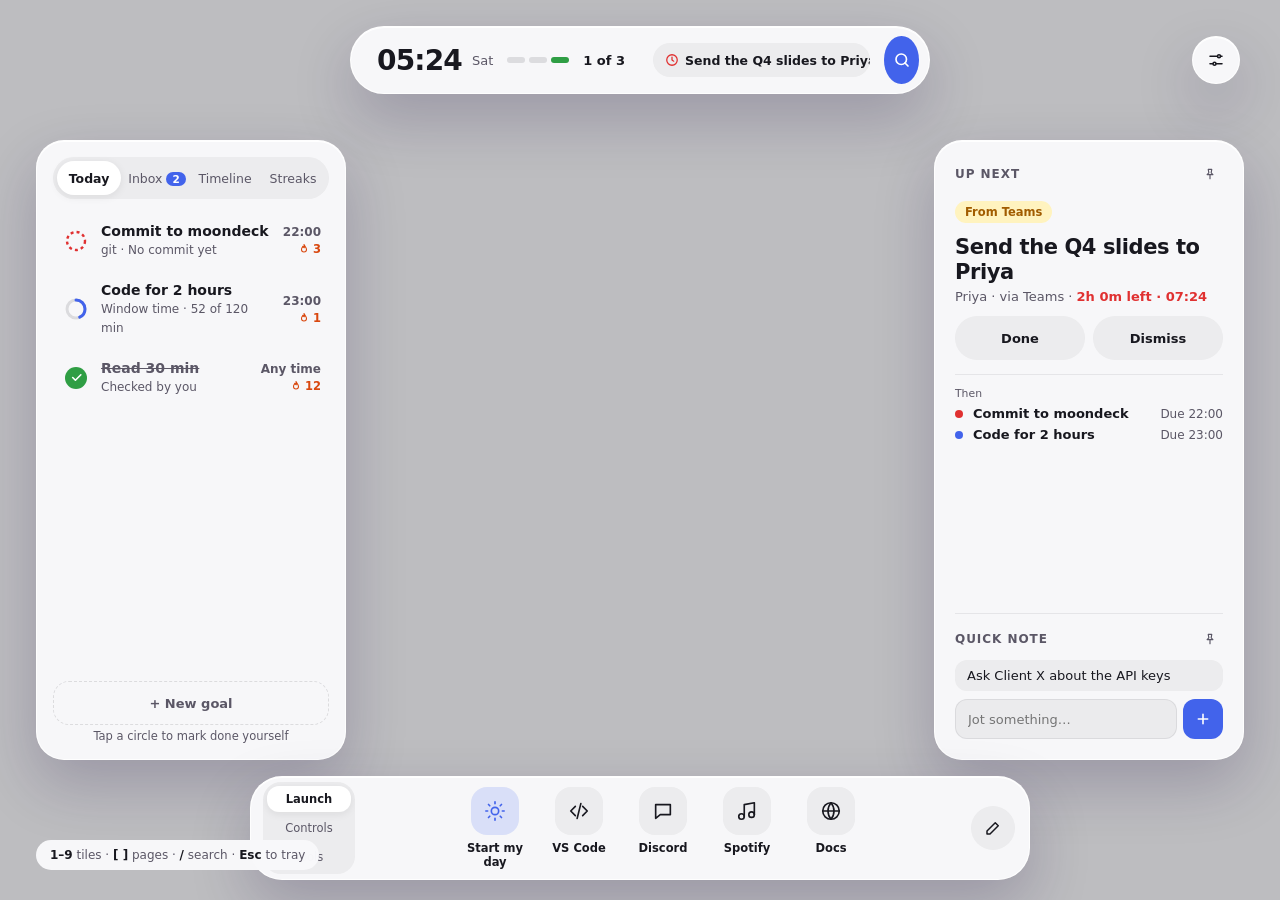
<file: ui/index.html>
<!doctype html>
<html lang="en">
<head>
  <meta charset="utf-8">
  <meta name="viewport" content="width=device-width, initial-scale=1">
  <title>Moondeck</title>
  <link rel="stylesheet" href="style.css">
</head>
<body class="out">
  <main id="stage">
    <header id="top" class="frost"></header>
    <section id="cmd" class="frost" hidden></section>
    <button id="settings" class="frost round" data-act="settings" aria-label="Settings"></button>
    <section id="sheet" class="frost" hidden role="dialog" aria-label="Settings"></section>

    <aside id="left" class="frost card"></aside>
    <aside id="right" class="frost card"></aside>

    <section id="pop" class="frost" hidden></section>
    <div id="toast" hidden></div>
    <nav id="deck" class="frost"></nav>

    <p id="hint"></p>
  </main>
  <script src="app.js"></script>
</body>
</html>
</file>
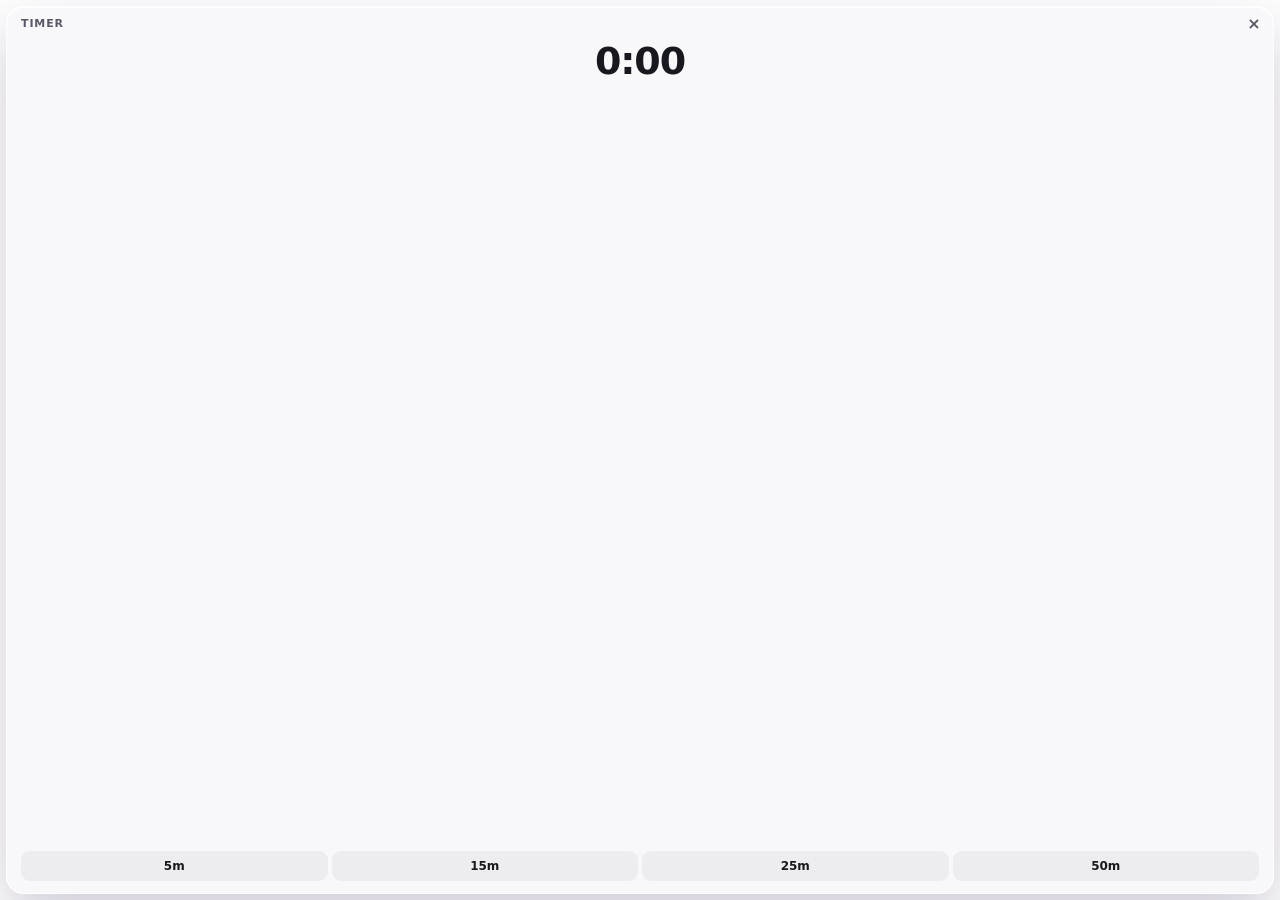
<file: ui/widget.html>
<!doctype html>
<html lang="en">
<head>
  <meta charset="utf-8">
  <title>Moondeck widget</title>
  <link rel="stylesheet" href="style.css">
</head>
<body class="widget">
  <div id="w" class="frost wcard"></div>
  <script src="widget.js"></script>
</body>
</html>
</file>
<file: ui/style.css>
/* Theme follows Windows: light/dark from the system, --accent from the Windows accent color (set in app.js). */
:root {
  --accent: #4263eb;
  --accent-ink: #fff;
  --accent-soft: color-mix(in srgb, var(--accent) 16%, transparent);

  --dim: rgba(20, 18, 30, 0.28);
  --panel: rgba(248, 248, 250, 0.985);
  --panel-solid: #fff;
  --panel-border: rgba(255, 255, 255, 0.9);
  --shadow: 0 24px 60px rgba(30, 20, 70, 0.22), inset 0 1px 0 #fff;
  --ink: #18181f;
  --muted: #5b5766;
  --line: rgba(24, 24, 31, 0.08);
  --chip: rgba(24, 24, 31, 0.05);
  --hover: rgba(24, 24, 31, 0.04);
  --track: rgba(24, 24, 31, 0.12);
  --seg-on: #fff;
  --seg-shadow: 0 2px 8px rgba(24, 24, 31, 0.08);

  --green: #2f9e44;
  --red: #e03131;
  --orange: #d9480f;
  --miss-bg: #ffe3e3; --miss-fg: #c92a2a;
  --prog-bg: #fff3bf; --prog-fg: #a15c00;
  --ok-bg: #d3f9d8; --ok-fg: #2b8a3e;

  font-family: "Segoe UI Variable Text", "Segoe UI", system-ui, sans-serif;
  color: var(--ink);
}

@media (prefers-color-scheme: dark) {
  :root {
    --dim: rgba(0, 0, 0, 0.45);
    --panel: rgba(28, 28, 31, 0.96);
    --panel-solid: #1c1c1f;
    --panel-border: rgba(255, 255, 255, 0.07);
    --shadow: 0 24px 60px rgba(0, 0, 0, 0.5), inset 0 1px 0 rgba(255, 255, 255, 0.05);
    --ink: #f1f1f3;
    --muted: #a3a3ad;
    --line: rgba(255, 255, 255, 0.08);
    --chip: rgba(255, 255, 255, 0.07);
    --hover: rgba(255, 255, 255, 0.05);
    --track: rgba(255, 255, 255, 0.12);
    --seg-on: rgba(255, 255, 255, 0.13);
    --seg-shadow: none;

    --green: #40c057;
    --red: #ff6b6b;
    --orange: #ff922b;
    --miss-bg: rgba(255, 107, 107, 0.15); --miss-fg: #ffa8a8;
    --prog-bg: rgba(255, 212, 59, 0.14); --prog-fg: #ffd43b;
    --ok-bg: rgba(64, 192, 87, 0.15); --ok-fg: #8ce99a;
  }
}

* { box-sizing: border-box; }
html, body { margin: 0; height: 100%; background: transparent; overflow: hidden; user-select: none; }
button { font: inherit; color: inherit; cursor: pointer; border: none; background: none; padding: 0; }
input { font: inherit; color: inherit; }
[hidden] { display: none !important; }
:focus-visible { outline: 2px solid var(--accent); outline-offset: 2px; }

#stage { position: fixed; inset: 0; background: var(--dim); transition: background 0.24s ease; }

.frost {
  background: var(--panel);
  border: 1px solid var(--panel-border);
  box-shadow: var(--shadow);
  backdrop-filter: blur(30px) saturate(160%);
}
.round { border-radius: 50%; display: flex; align-items: center; justify-content: center; }
.primary { background: var(--accent); color: var(--accent-ink); }

/* ---------- top pill ---------- */
#top {
  position: absolute; top: 26px; left: 50%; transform: translateX(-50%);
  width: 580px; height: 68px; border-radius: 999px; padding: 0 10px 0 26px;
  display: flex; align-items: center; gap: 14px;
}
.clock { font-size: 28px; font-weight: 700; letter-spacing: -0.03em; font-variant-numeric: tabular-nums; }
.day { font-size: 13px; color: var(--muted); margin-left: -4px; }
.segs { display: flex; gap: 4px; }
.segs span { width: 18px; height: 6px; border-radius: 3px; background: var(--track); }
.segs span.on { background: var(--green); }
.count { font-size: 13px; font-weight: 600; white-space: nowrap; }
.spacer { flex: 1; }
.due {
  display: flex; align-items: center; gap: 6px; height: 34px; padding: 0 12px;
  border-radius: 999px; background: var(--chip); font-size: 12.5px; font-weight: 600;
  max-width: 250px; white-space: nowrap; overflow: hidden; text-overflow: ellipsis;
}
.due svg { flex-shrink: 0; }
.due svg { color: var(--red); }
#top .search { width: 48px; height: 48px; }

#settings { position: absolute; right: 40px; top: 36px; width: 48px; height: 48px; }

/* ---------- command bar ---------- */
#cmd {
  position: absolute; top: 104px; left: 50%; transform: translateX(-50%);
  width: 580px; border-radius: 24px; padding: 10px; z-index: 5;
  display: flex; flex-direction: column; gap: 4px;
}
#cmd label {
  display: flex; align-items: center; gap: 10px; height: 46px; padding: 0 14px;
  border-radius: 16px; background: var(--chip); color: var(--muted);
}
#cmd input { flex: 1; border: none; outline: none; background: transparent; font-size: 14px; color: var(--ink); }
.row { border-radius: 12px; }
.row:hover, .row.sel { background: var(--hover); }
#cmd .row {
  display: flex; justify-content: space-between; align-items: center;
  height: 42px; padding: 0 14px; font-size: 13.5px; text-align: left;
}
#cmdlist { max-height: 320px; overflow-y: auto; display: flex; flex-direction: column; gap: 2px; }
#cmd .row.sel { box-shadow: inset 3px 0 0 var(--accent); }
#cmd .row small { color: var(--muted); font-size: 12px; }

/* ---------- side cards ---------- */
.card {
  position: absolute; top: 50%; transform: translateY(-50%);
  width: 310px; height: min(620px, calc(100vh - 280px)); border-radius: 28px;
  display: flex; flex-direction: column; gap: 14px; overflow: hidden;
}
#left { left: 36px; padding: 16px; }
#right { right: 36px; padding: 20px; }

.tabs { display: grid; grid-auto-flow: column; grid-auto-columns: 1fr; gap: 4px; padding: 4px; border-radius: 999px; background: var(--chip); }
.tabs button { height: 34px; border-radius: 999px; font-size: 12.5px; font-weight: 500; color: var(--muted); }
.tabs .badge { font-size: 10.5px; font-weight: 700; padding: 1px 6px; border-radius: 999px; background: var(--accent); color: var(--accent-ink); }
.tabs button.on { background: var(--seg-on); color: var(--ink); font-weight: 700; box-shadow: var(--seg-shadow); }

.list { display: flex; flex-direction: column; gap: 4px; flex: 1; min-height: 0; overflow-y: auto; }
.goal { display: grid; grid-template-columns: 30px 1fr auto; align-items: center; gap: 10px; padding: 10px 8px; }
.goal .tick { width: 30px; height: 30px; display: flex; align-items: center; justify-content: center; }
.goal .name { font-size: 14px; font-weight: 600; display: block; }
.goal.done .name { text-decoration: line-through; color: var(--muted); }
.goal .sub { font-size: 12px; color: var(--muted); }
.goal .meta { display: flex; flex-direction: column; align-items: flex-end; gap: 3px; font-size: 12px; font-weight: 600; color: var(--muted); }
.ring-track { stroke: var(--track); }
.goal .tick:hover .ring-track { stroke: var(--green); }
.goal .late { color: var(--red); }
.goal .x { font-size: 11px; color: var(--muted); opacity: 0; transition: opacity 0.15s; }
.goal:hover .x, .goal .x:focus-visible { opacity: 1; }
.goal .x:hover { color: var(--ink); }
.streak { display: flex; align-items: center; gap: 3px; color: var(--orange); font-size: 11.5px; }
.check { width: 22px; height: 22px; border-radius: 50%; background: var(--green); color: #fff; display: flex; align-items: center; justify-content: center; }
.ghost { height: 44px; border: 1.5px dashed var(--track); border-radius: 16px; color: var(--muted); font-size: 13px; font-weight: 600; }
.ghost:hover { border-color: var(--accent); color: var(--accent); }
.foot { font-size: 11.5px; color: var(--muted); text-align: center; margin: 0; }

.tl { display: grid; grid-template-columns: 42px 1fr auto; align-items: center; gap: 10px; padding: 9px 6px; }
.tl time { font-size: 12px; color: var(--muted); }
.tl b { font-size: 13px; }
.tl b span { font-weight: 400; color: var(--muted); }
.tl i { display: block; height: 5px; border-radius: 3px; margin-top: 5px; }
.tl em { font-style: normal; font-size: 12px; font-weight: 600; }
.total { display: flex; justify-content: space-between; padding: 12px 14px; border-radius: 16px; background: var(--chip); font-size: 13px; }

.streakrow { display: flex; flex-direction: column; gap: 8px; padding: 8px 4px; }
.streakrow div { display: flex; justify-content: space-between; font-size: 13px; }
.streakrow div span { color: var(--muted); }
.dots { display: flex; gap: 5px; }
.dots span { flex: 1; height: 8px; border-radius: 4px; background: var(--track); }
.dots span.on { background: var(--green); }
.dots span.rest { opacity: 0.35; }
.dots span.today { background: var(--orange); opacity: 0.8; }

/* ---------- up next ---------- */
.label { font-size: 12px; font-weight: 600; text-transform: uppercase; letter-spacing: 0.08em; color: var(--muted); }
.tag { align-self: flex-start; font-size: 11.5px; font-weight: 700; padding: 4px 10px; border-radius: 999px; }
.tag.miss { background: var(--miss-bg); color: var(--miss-fg); }
.tag.prog { background: var(--prog-bg); color: var(--prog-fg); }
.tag.manual { background: var(--ok-bg); color: var(--ok-fg); }
.next { display: flex; flex-direction: column; gap: 12px; }
.next h2 { margin: 0; font-size: 21px; line-height: 1.2; letter-spacing: -0.02em; }
.next p { margin: 4px 0 0; font-size: 13px; color: var(--muted); }
.next p b { color: var(--red); }
.pill { height: 44px; border-radius: 999px; font-size: 13px; font-weight: 600; background: var(--chip); }
.pill:hover { background: var(--track); }
.pill.primary { height: 46px; font-size: 14px; background: var(--accent); }
.pill.primary:hover { filter: brightness(1.08); }
.pill.on { background: var(--seg-on); box-shadow: inset 0 0 0 1.5px var(--accent); }
.pair { display: flex; gap: 8px; }
.pair > * { flex: 1; }
.grid2 { display: grid; grid-template-columns: 1fr 1fr; gap: 6px; }
.grid2 button { height: 38px; border: 1px solid var(--line); border-radius: 12px; background: var(--chip); font-size: 12.5px; }
.grid2 button:hover { border-color: var(--accent); }
.clear { padding: 18px; border-radius: 20px; background: var(--ok-bg); }
.clear h2 { margin: 0; font-size: 20px; color: var(--ok-fg); }
.clear p { margin: 4px 0 0; font-size: 13px; color: var(--ok-fg); opacity: 0.85; }
.then { display: flex; flex-direction: column; gap: 6px; padding-top: 12px; border-top: 1px solid var(--line); font-size: 13px; }
.then > small { color: var(--muted); }
.then div { display: flex; align-items: center; gap: 10px; }
.then i { width: 8px; height: 8px; border-radius: 50%; }
.then b { flex: 1; }
.then div small { color: var(--muted); font-size: 12px; }
.notes { display: flex; flex-direction: column; gap: 8px; padding-top: 12px; border-top: 1px solid var(--line); margin-top: auto; }
.note { font-size: 13px; padding: 8px 12px; border-radius: 12px; background: var(--chip); user-select: text; }
.noteform { display: flex; gap: 6px; }
.noteform input { flex: 1; min-width: 0; height: 40px; padding: 0 12px; border: 1px solid var(--line); border-radius: 12px; background: var(--chip); font-size: 13px; outline: none; }
.noteform input:focus { border-color: var(--accent); }
.noteform button { width: 40px; height: 40px; border-radius: 12px; display: flex; align-items: center; justify-content: center; }

/* ---------- deck ---------- */
#deck {
  position: absolute; bottom: 20px; left: 50%; transform: translateX(-50%);
  width: 780px; height: 104px; border-radius: 32px; padding: 0 14px 0 12px;
  display: flex; align-items: center; gap: 10px;
}
.pages { display: flex; flex-direction: column; gap: 3px; padding: 4px; border-radius: 18px; background: var(--chip); max-height: 92px; overflow-y: auto; scrollbar-width: none; }
.pages button { width: 84px; height: 26px; border-radius: 12px; font-size: 11.5px; font-weight: 500; color: var(--muted); }
.pages button.on { background: var(--seg-on); color: var(--ink); font-weight: 700; box-shadow: var(--seg-shadow); }
.tiles { flex: 1; display: flex; justify-content: center; gap: 4px; min-width: 0; overflow-x: auto; scrollbar-width: none; }
.tile {
  position: relative; width: 80px; padding: 6px 0; border-radius: 18px; border: 1.5px solid transparent;
  display: flex; flex-direction: column; align-items: center; gap: 6px; font-size: 11.5px; font-weight: 600;
}
.ico {
  width: 48px; height: 48px; border-radius: 16px; background: var(--chip);
  display: flex; align-items: center; justify-content: center; transition: transform 0.15s ease, background 0.15s ease;
}
.tile:hover .ico { transform: translateY(-2px); background: var(--track); }
.tile.accent .ico { background: var(--accent); color: var(--accent-ink); }
.tile.soft .ico { background: var(--accent-soft); color: var(--accent); }
.tile.warn .ico { background: var(--miss-bg); color: var(--miss-fg); }
.tile.active .ico { box-shadow: inset 0 0 0 1.5px var(--accent); }
.tile.add { color: var(--muted); }
.tile.add .ico { background: transparent; border: 1.5px dashed var(--track); }
.tile .num { position: absolute; top: 2px; left: 10px; font-size: 9.5px; font-weight: 700; color: var(--muted); opacity: 0; transition: opacity 0.15s; }
#deck:hover .tile .num, #deck:focus-within .tile .num { opacity: 0.7; }
.ico img { width: 30px; height: 30px; image-rendering: auto; }
.ico .letter { font-size: 20px; font-weight: 700; }
.ico.sm { width: 26px; height: 26px; border-radius: 8px; flex-shrink: 0; }
.ico.sm img { width: 18px; height: 18px; }
.editing .tile[data-i] { border: 1.5px dashed var(--accent); cursor: grab; }
.editing .tile[data-i]:active { cursor: grabbing; }
.tile .dot { position: absolute; top: 6px; right: 14px; width: 10px; height: 10px; border-radius: 50%; background: var(--green); border: 2px solid var(--panel-solid); }
.editbtn { width: 44px; height: 44px; flex-shrink: 0; background: var(--chip); }
.editbtn.on { background: var(--accent); color: var(--accent-ink); }

/* ---------- popovers + toast ---------- */
#pop {
  position: absolute; bottom: 134px; left: 50%; transform: translateX(-50%);
  width: 330px; border-radius: 24px; padding: 18px; z-index: 6;
  display: flex; flex-direction: column; gap: 12px;
}
#pop header { display: flex; justify-content: space-between; align-items: baseline; font-weight: 700; font-size: 14px; }
#pop.wide { width: 400px; }
#pop header small { font-weight: 500; font-size: 12px; color: var(--muted); }
#pop .tabs.small button { height: 30px; font-size: 11.5px; padding: 0 4px; }
#pop textarea { font: inherit; font-size: 13px; padding: 8px 12px; border: 1px solid var(--line); border-radius: 10px; background: var(--chip); color: var(--ink); resize: vertical; outline: none; }
#pop textarea:focus { border-color: var(--accent); }
.picklist { display: flex; flex-direction: column; gap: 2px; max-height: 260px; overflow-y: auto; }
.picklist.grid { display: grid; grid-template-columns: 1fr 1fr; }
.picklist .row { display: flex; align-items: center; gap: 10px; height: 40px; padding: 0 8px; font-size: 13px; text-align: left; }
.pill.danger { color: var(--red); }
.pill:disabled { opacity: 0.4; cursor: default; }
.pill { display: inline-flex; align-items: center; justify-content: center; gap: 6px; }
.pages button[data-act="addpage"] { color: var(--accent); font-weight: 600; }
#pop header span { font-size: 22px; letter-spacing: -0.02em; font-variant-numeric: tabular-nums; }
#pop input[type="range"] { width: 100%; accent-color: var(--accent); }
#pop .out { display: flex; justify-content: space-between; align-items: center; height: 40px; padding: 0 12px; font-size: 13px; }
#pop .out small { color: var(--accent); font-weight: 700; }
#pop .grid4 { display: grid; grid-template-columns: repeat(4, 1fr); gap: 6px; }
#pop .grid4 button { height: 40px; border: 1px solid var(--line); border-radius: 12px; background: var(--chip); font-size: 13px; font-weight: 600; }
#pop .grid4 button:hover { border-color: var(--accent); }
#pop p { margin: 0; font-size: 12px; color: var(--muted); }
#pop .clip { display: flex; flex-direction: column; gap: 2px; padding: 9px 10px; text-align: left; }
#pop .clip b { font-size: 13px; white-space: nowrap; overflow: hidden; text-overflow: ellipsis; max-width: 290px; }
#pop .clip small { font-size: 11.5px; color: var(--muted); }

#toast {
  position: absolute; bottom: 134px; left: 50%; transform: translateX(-50%); z-index: 7;
  display: flex; align-items: center; gap: 8px; padding: 10px 18px; border-radius: 999px;
  background: var(--accent); color: var(--accent-ink); font-size: 13px; font-weight: 600; white-space: nowrap;
  box-shadow: 0 12px 30px rgba(0, 0, 0, 0.3);
}

#hint { position: absolute; left: 36px; bottom: 30px; margin: 0; padding: 8px 14px; border-radius: 999px; background: var(--panel); font-size: 12px; color: var(--muted); }
kbd { font: inherit; font-weight: 700; color: var(--ink); }

/* ---------- settings sheet ---------- */
#sheet {
  position: absolute; top: 50%; left: 50%; transform: translate(-50%, -50%); z-index: 10;
  width: 560px; max-height: min(640px, calc(100vh - 270px)); overflow-y: auto;
  border-radius: 28px; padding: 22px 24px; display: flex; flex-direction: column; gap: 18px;
}
#sheet header { display: flex; justify-content: space-between; align-items: center; }
#sheet h2 { margin: 0; font-size: 20px; letter-spacing: -0.02em; }
#sheet h3 { margin: 0 0 4px; font-size: 12px; font-weight: 600; text-transform: uppercase; letter-spacing: 0.08em; color: var(--muted); }
#sheet section { display: flex; flex-direction: column; gap: 10px; padding-top: 14px; border-top: 1px solid var(--line); }
#sheet .close { width: 36px; height: 36px; background: var(--chip); }
.set-row { display: flex; align-items: center; justify-content: space-between; gap: 12px; font-size: 13.5px; }
.set-row small { display: block; color: var(--muted); font-size: 12px; margin-top: 2px; }
.field { display: flex; flex-direction: column; gap: 5px; font-size: 12px; color: var(--muted); }
.field input, .field select {
  height: 38px; padding: 0 12px; border: 1px solid var(--line); border-radius: 10px;
  background: var(--chip); color: var(--ink); font-size: 13px; outline: none;
}
.field input:focus { border-color: var(--accent); }
.fields2 { display: grid; grid-template-columns: 1fr 1fr; gap: 10px; }
.keyrow { display: flex; gap: 6px; align-items: flex-end; }
.keyrow .field { flex: 1; }
.btn { height: 38px; padding: 0 14px; border-radius: 10px; background: var(--chip); font-size: 13px; font-weight: 600; white-space: nowrap; }
.btn:hover { background: var(--track); }
.btn.primary { background: var(--accent); color: var(--accent-ink); }
.status { font-size: 12px; color: var(--muted); }
.status.ok { color: var(--ok-fg); }
.status code { font-size: 11.5px; padding: 1px 5px; border-radius: 5px; background: var(--chip); }
.status .code { font-size: 14px; letter-spacing: 0.08em; color: var(--ink); user-select: all; }
.status.bad { color: var(--miss-fg); }
.switch { position: relative; width: 40px; height: 24px; flex-shrink: 0; }
.switch input { position: absolute; inset: 0; opacity: 0; margin: 0; cursor: pointer; }
.switch span { position: absolute; inset: 0; border-radius: 999px; background: var(--track); transition: background 0.15s; pointer-events: none; }
.switch span::after { content: ""; position: absolute; top: 3px; left: 3px; width: 18px; height: 18px; border-radius: 50%; background: #fff; transition: transform 0.15s; }
.switch input:checked + span { background: var(--accent); }
.switch input:checked + span::after { transform: translateX(16px); }
.switch input:focus-visible + span { outline: 2px solid var(--accent); outline-offset: 2px; }
.links { display: flex; gap: 8px; flex-wrap: wrap; }
body.out #sheet { opacity: 0; transform: translate(-50%, -46%); }

/* ---------- pin buttons ---------- */
.labelrow { display: flex; justify-content: space-between; align-items: center; }
.pinbtn { width: 26px; height: 26px; border-radius: 8px; color: var(--muted); display: inline-flex; align-items: center; justify-content: center; gap: 6px; }
.pinbtn:hover { background: var(--chip); color: var(--accent); }
.pinbtn.inpop { width: auto; height: 30px; padding: 0 10px; font-size: 12px; font-weight: 600; align-self: flex-start; background: var(--chip); }

/* ---------- widget windows ---------- */
body.widget { padding: 6px; }
.wcard { height: calc(100vh - 12px); border-radius: 18px; display: flex; flex-direction: column; overflow: hidden; }
.wcard header { display: flex; justify-content: space-between; align-items: center; height: 32px; padding: 0 6px 0 14px; cursor: grab; font-size: 11px; font-weight: 600; text-transform: uppercase; letter-spacing: 0.08em; color: var(--muted); }
.wclose { width: 26px; height: 26px; border-radius: 8px; font-size: 16px; color: var(--muted); }
.wclose:hover { background: var(--chip); color: var(--ink); }
.wbody { flex: 1; min-height: 0; padding: 0 14px 12px; display: flex; flex-direction: column; gap: 6px; }
.wtitle { font-size: 16px; line-height: 1.25; letter-spacing: -0.01em; display: -webkit-box; -webkit-line-clamp: 2; -webkit-box-orient: vertical; overflow: hidden; }
.wmuted { font-size: 12px; color: var(--muted); }
.wbody .late { font-size: 12px; font-weight: 600; color: var(--red); }
.wrow { display: flex; align-items: center; justify-content: space-between; gap: 4px; margin-top: auto; }
body.widget, body.widget .wcard { overflow: hidden; }
.wbtn { height: 30px; padding: 0 6px; border-radius: 9px; background: var(--chip); font-size: 12px; font-weight: 600; flex: 1; min-width: 0; }
.wbtn:hover { background: var(--track); }
.wbtn.primary { background: var(--accent); color: var(--accent-ink); flex: 0 0 auto; }
.wbig { font-size: 38px; font-weight: 700; letter-spacing: -0.03em; font-variant-numeric: tabular-nums; text-align: center; }
.wbig.up { color: var(--accent); animation: pulse 1s ease-in-out infinite alternate; }
@keyframes pulse { to { opacity: 0.45; } }
.wlist { flex: 1; min-height: 0; overflow-y: auto; display: flex; flex-direction: column; gap: 4px; }
.wnote { display: flex; gap: 6px; align-items: flex-start; font-size: 12.5px; padding: 6px 8px; border-radius: 9px; background: var(--chip); user-select: text; }
.wnote span { flex: 1; }
.wnote button { color: var(--muted); opacity: 0; }
.wnote:hover button { opacity: 1; }
.wcard input { height: 34px; padding: 0 10px; border: 1px solid var(--line); border-radius: 9px; background: var(--chip); font-size: 12.5px; outline: none; }
.wcard input:focus { border-color: var(--accent); }

/* ---------- open / close: every panel slides to its own edge ---------- */
#top, #settings, #left, #right, #deck, #hint, #cmd, #pop, #toast, #sheet {
  transition: transform 0.34s cubic-bezier(0.16, 1, 0.3, 1), opacity 0.22s ease-out;
}
#left, #right { transition-delay: 0.03s; }

body.out #stage { background: transparent; }
body.out #top { transform: translate(-50%, -170%); opacity: 0; }
body.out #settings { transform: translateY(-200%); opacity: 0; }
body.out #left { transform: translate(-130%, -50%); opacity: 0; }
body.out #right { transform: translate(130%, -50%); opacity: 0; }
body.out #deck { transform: translate(-50%, 170%); opacity: 0; }
body.out #hint { transform: translateY(260%); opacity: 0; }
body.out #cmd, body.out #pop, body.out #toast { opacity: 0; }
body.out #stage, body.out #stage * {
  transition-duration: 0.2s;
  transition-delay: 0s;
  transition-timing-function: cubic-bezier(0.5, 0, 0.75, 0);
}

@media (prefers-reduced-motion: reduce) {
  #stage, #stage * { transition-duration: 0.01s !important; }
}
</file>
